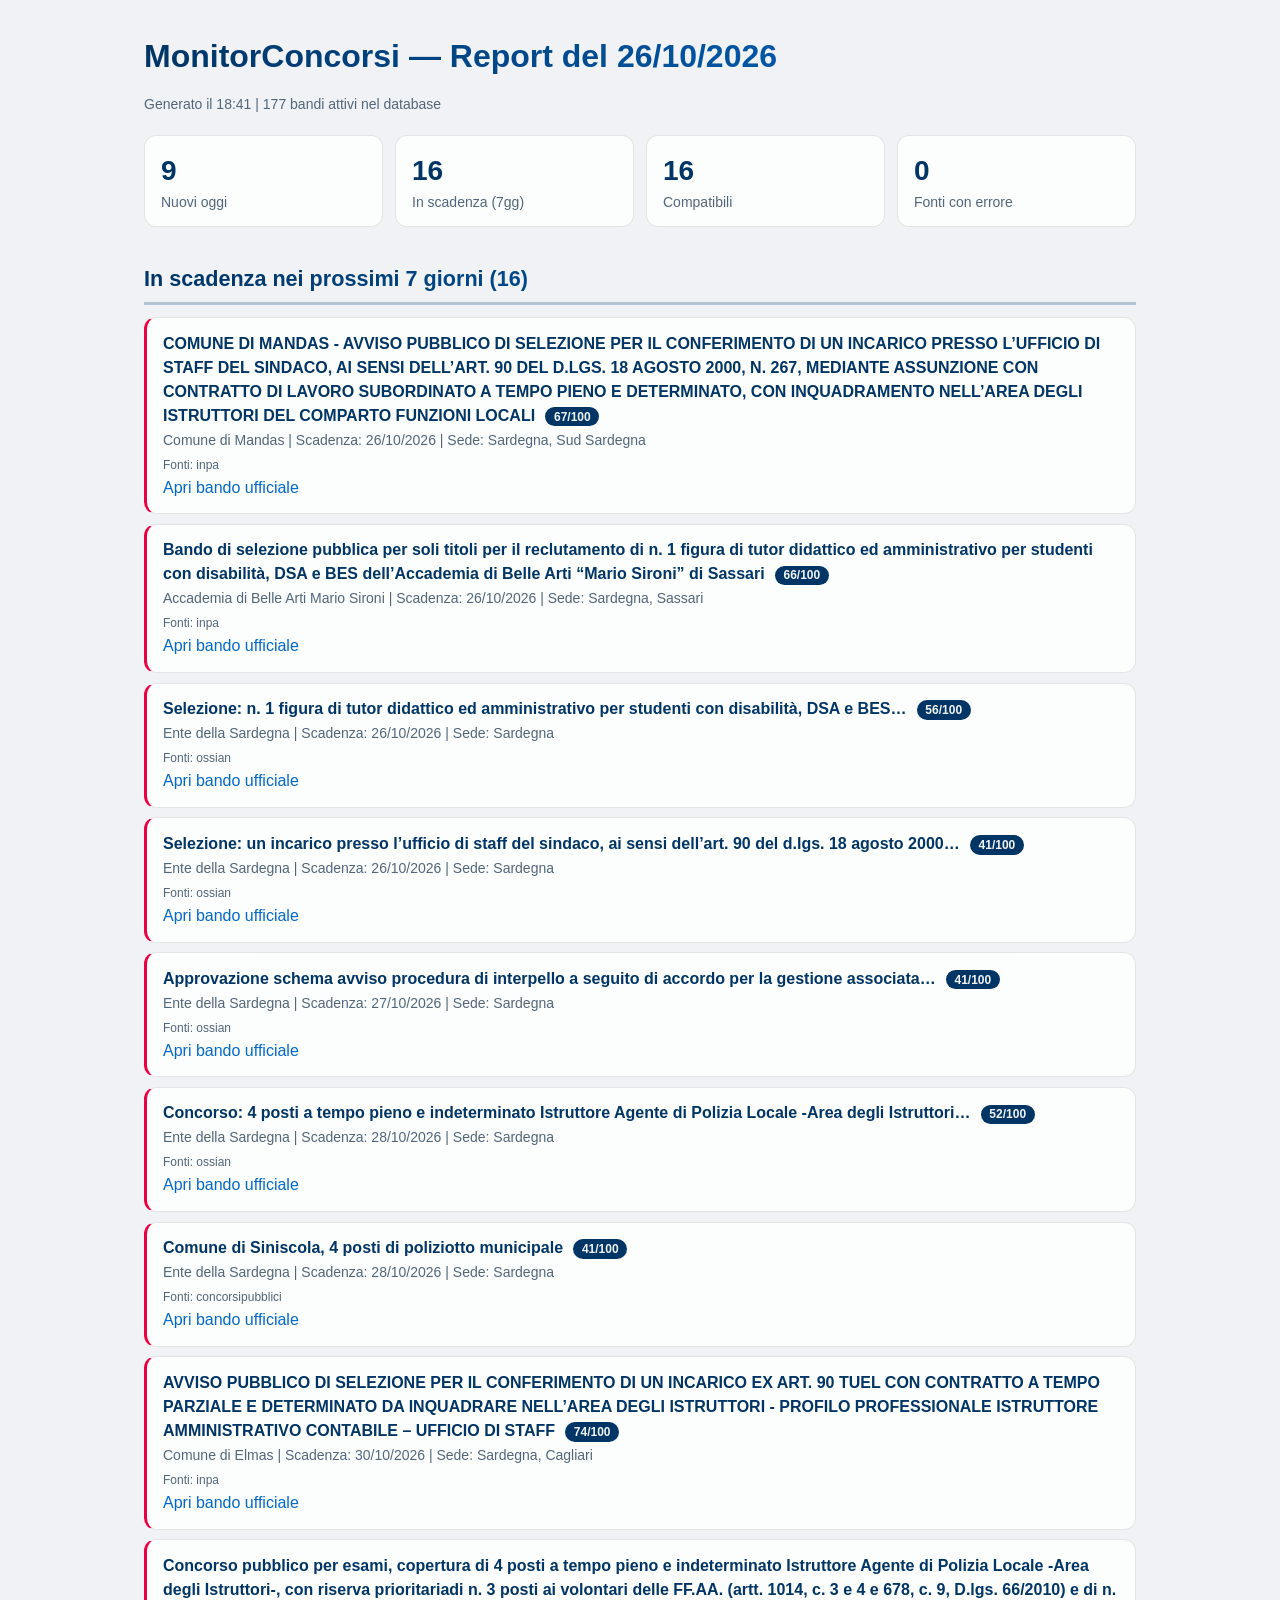
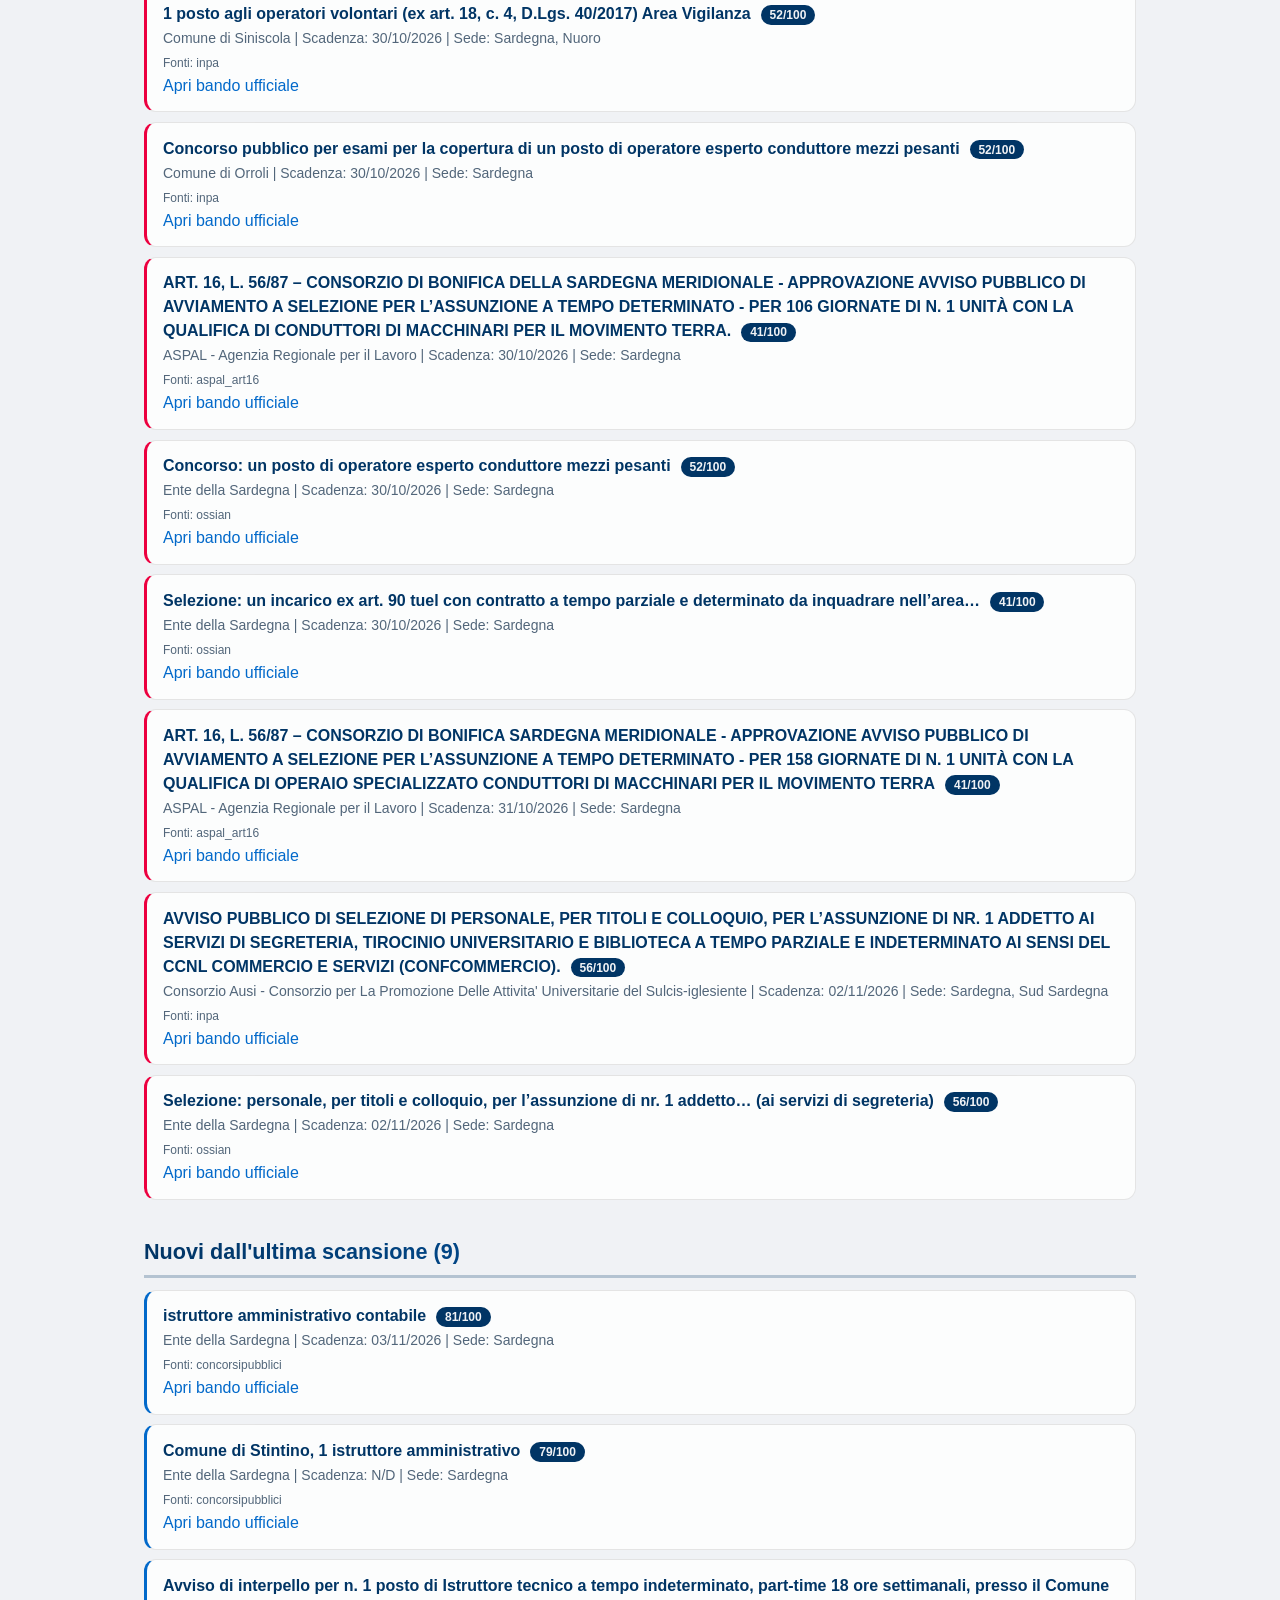
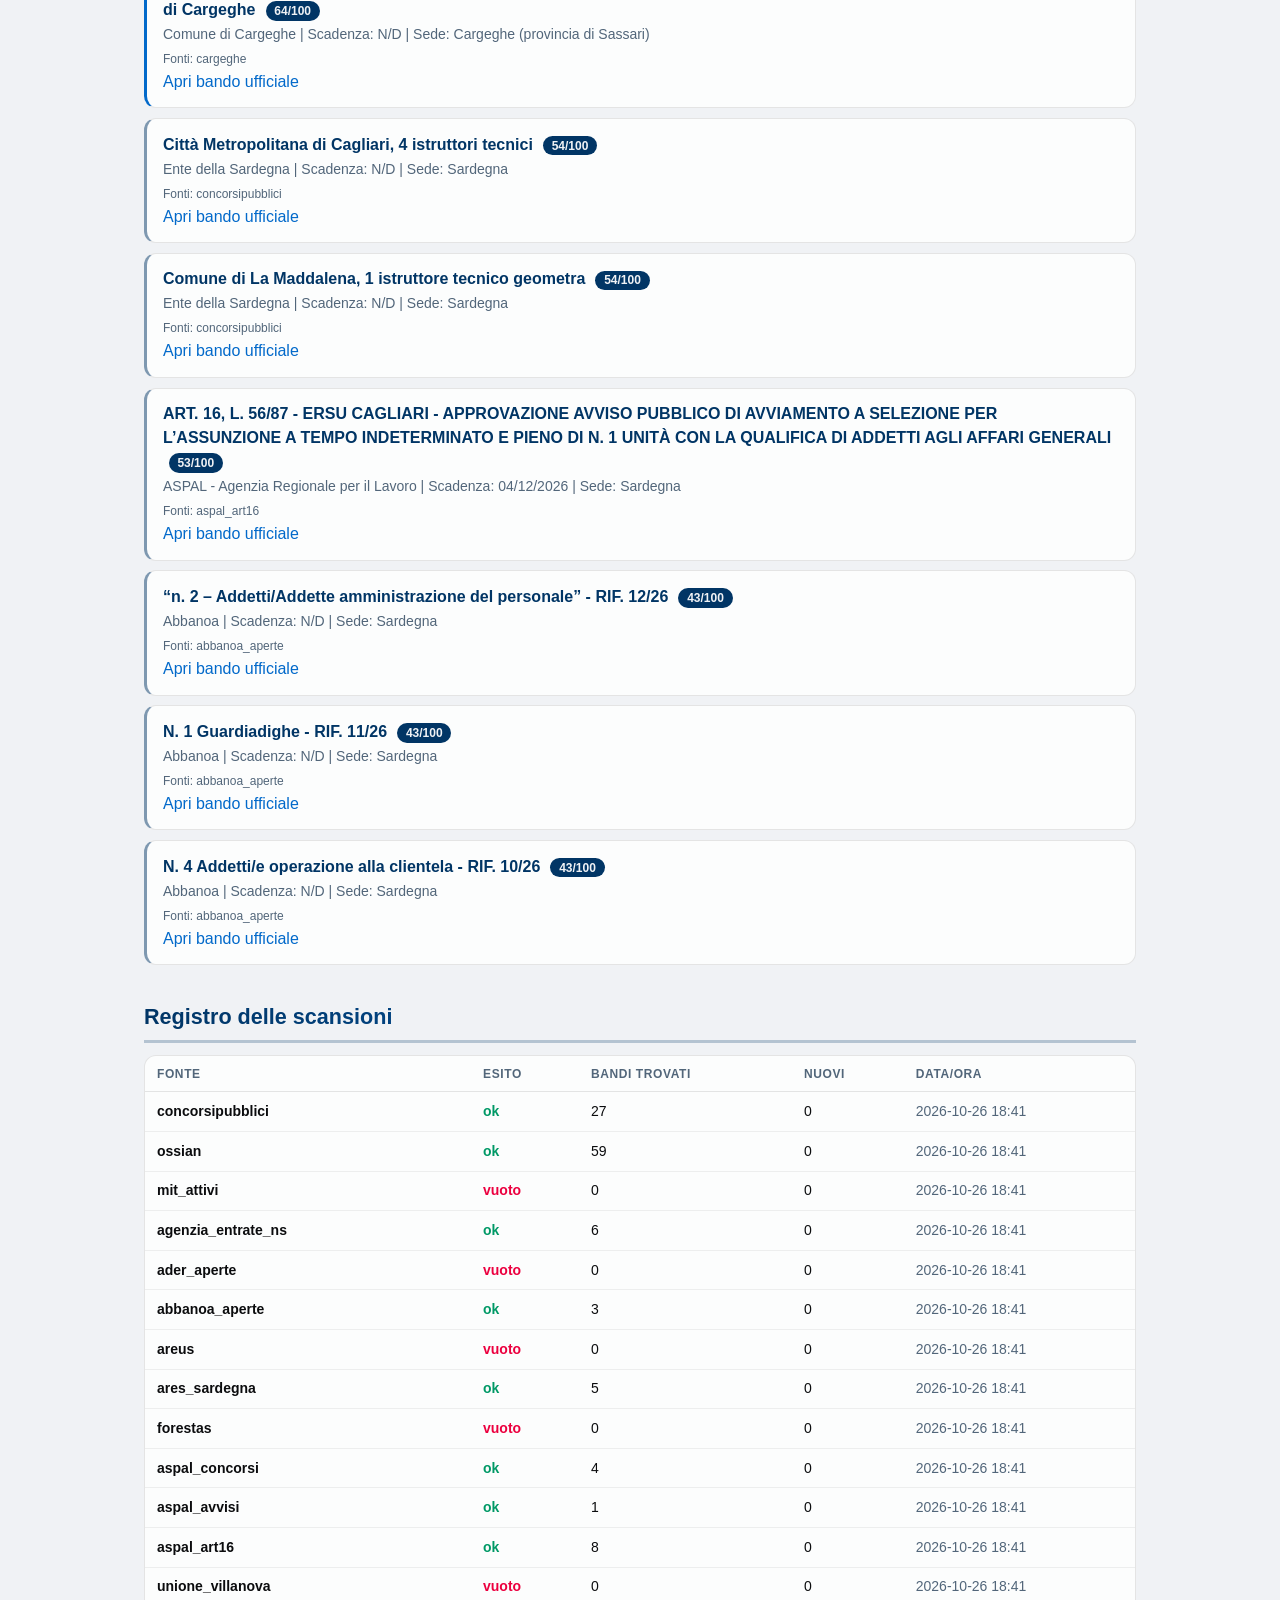
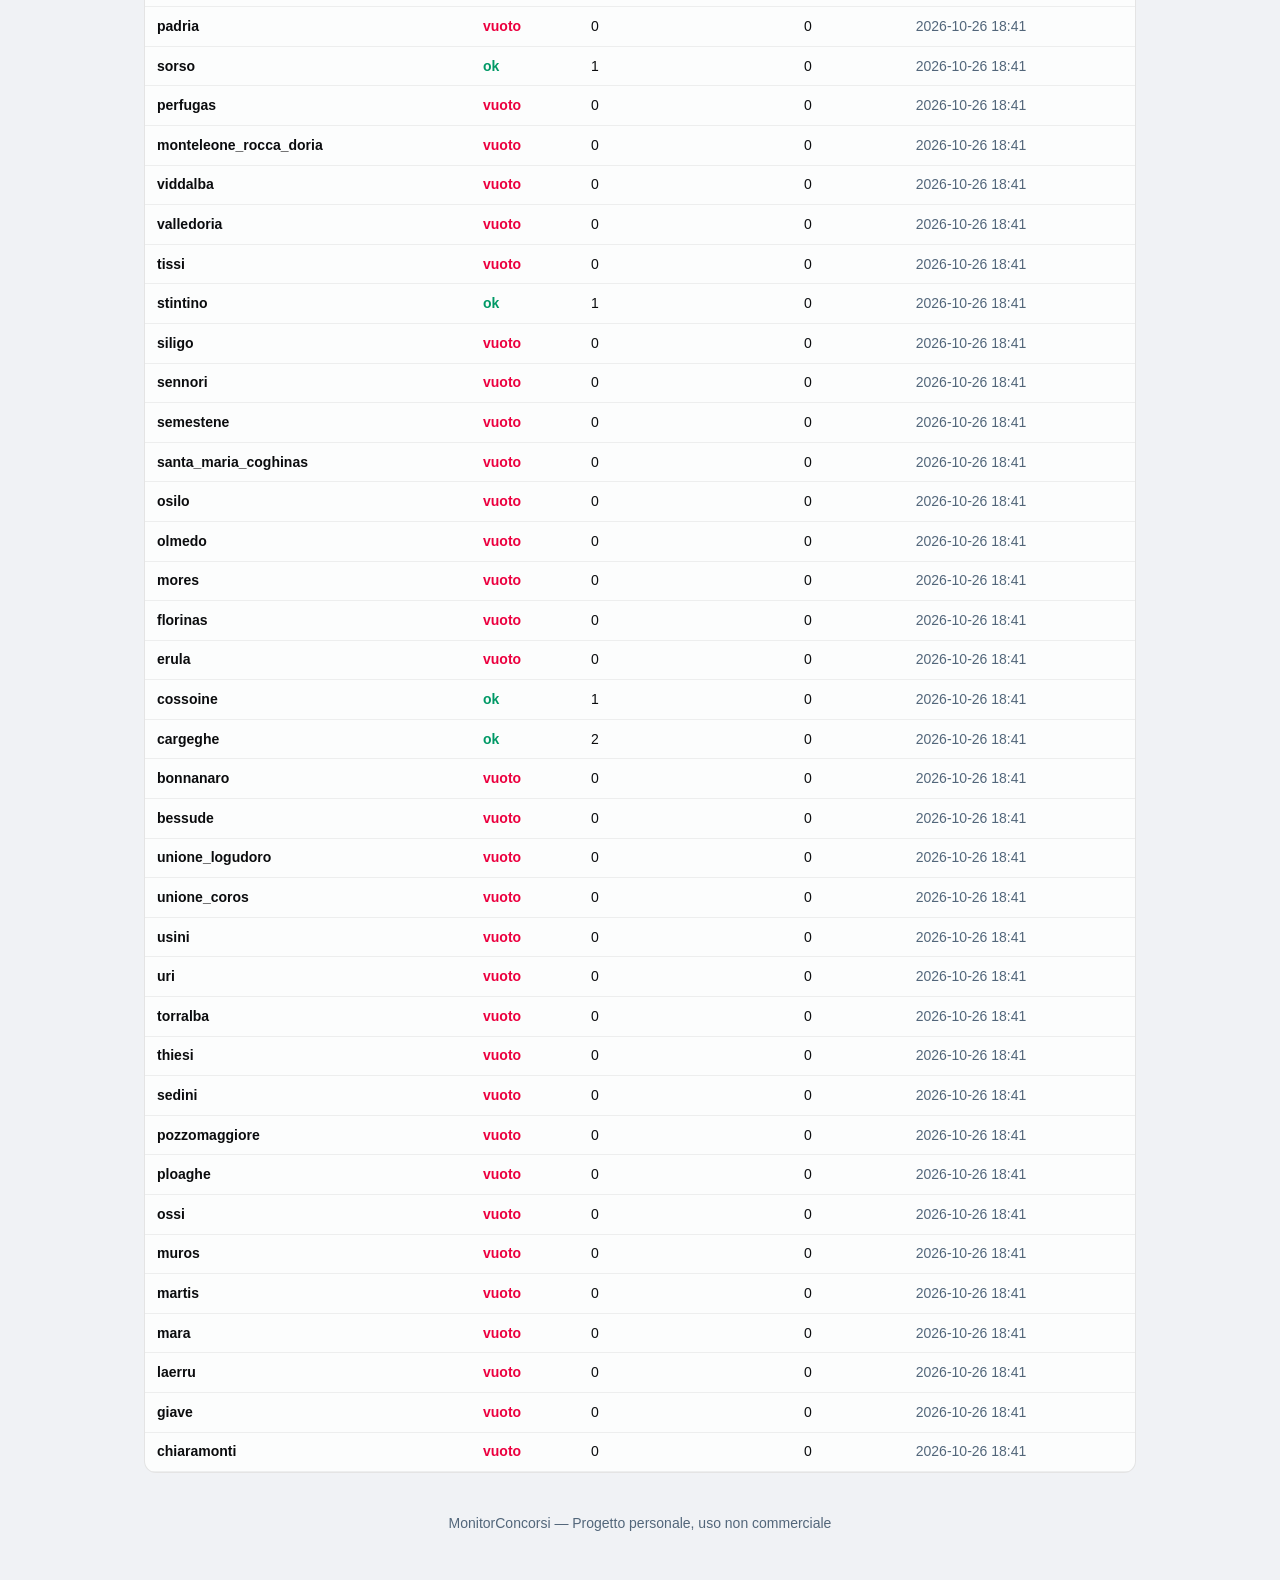
<file: data/report_giornaliero.html>
<!DOCTYPE html>
<html lang="it">
<head>
    <meta charset="UTF-8">
    <meta name="viewport" content="width=device-width, initial-scale=1.0">
    <title>MonitorConcorsi — Report 26/10/2026</title>
    <style>
        /* Palette di stepservizi.net/new */
        :root { --fg: 11 12 14; --bg: 240 242 245; --surface: 255 255 255; --primary: 1 53 101;
                 --primary-600: 2 105 202; --muted: 82 102 122; --danger: oklch(.586 .253 17.585);
                 --success: oklch(.596 .145 163.225); color-scheme: light; }
        @media (prefers-color-scheme: dark) {
            :root { --fg: 204 204 204; --bg: 14 21 37; --surface: 20 29 50; --primary: 138 206 255;
                     --primary-600: 51 170 255; --muted: 109 134 197; --danger: oklch(.712 .194 13.428);
                     --success: oklch(.765 .177 163.223); color-scheme: dark; }
        }
        * { box-sizing: border-box; }
        body { font-family: -apple-system, BlinkMacSystemFont, "Segoe UI", Roboto, "Helvetica Neue", Arial, sans-serif;
                max-width: 64rem; margin: 0 auto; padding: 2rem 1rem; background: rgb(var(--bg)); color: rgb(var(--fg)); line-height: 1.5; }
        h1, h2 { font-weight: 700; background: linear-gradient(to right, rgb(var(--primary)), rgb(var(--primary-600)));
                  -webkit-background-clip: text; background-clip: text; color: transparent; }
        h1 { font-size: 2rem; margin: 0 0 .25rem; }
        h2 { font-size: 1.35rem; margin: 2.25rem 0 .75rem; padding-bottom: .4rem; border-bottom: 3px solid rgb(var(--primary) / .25); }
        .bando { background: rgb(var(--surface) / .8); border: 1px solid rgb(var(--fg) / .1); border-left: 3px solid rgb(var(--primary) / .5);
                  border-radius: .75rem; padding: .85rem 1rem; margin: .6rem 0; }
        .bando strong { color: rgb(var(--primary)); }
        .bando.urgente { border-left-color: var(--danger); }
        .bando.alto { border-left-color: rgb(var(--primary-600)); }
        .punteggio { display: inline-block; background: rgb(var(--primary)); color: rgb(var(--bg)); padding: .05rem .55rem;
                      border-radius: 9999px; font-size: .75rem; font-weight: 600; margin-left: .35rem; }
        .fonte { font-size: .75rem; color: rgb(var(--muted)); }
        .meta { color: rgb(var(--muted)); font-size: .875rem; }
        a { color: rgb(var(--primary-600)); text-decoration: none; font-weight: 500; }
        a:hover { text-decoration: underline; }
        .stats { display: grid; grid-template-columns: repeat(auto-fit, minmax(9rem, 1fr)); gap: .75rem; margin-top: 1.25rem; }
        .stat { background: rgb(var(--surface) / .8); border: 1px solid rgb(var(--fg) / .1); border-radius: .75rem; padding: .85rem 1rem; font-size: .875rem; color: rgb(var(--muted)); }
        .stat strong { display: block; font-size: 1.75rem; color: rgb(var(--primary)); }
        .tabella { overflow-x: auto; border: 1px solid rgb(var(--fg) / .1); border-radius: .75rem; background: rgb(var(--surface) / .8); }
        table { width: 100%; border-collapse: collapse; font-size: .875rem; }
        th { text-align: left; padding: .55rem .75rem; color: rgb(var(--muted)); font-size: .75rem; text-transform: uppercase; letter-spacing: .05em;
              border-bottom: 1px solid rgb(var(--fg) / .1); }
        td { padding: .55rem .75rem; border-bottom: 1px solid rgb(var(--fg) / .06); }
        .ok { color: var(--success); font-weight: 600; }
        .errore-fonte { color: var(--danger); font-weight: 600; }
    </style>
</head>
<body>
    <h1>MonitorConcorsi — Report del 26/10/2026</h1>
    <p class="meta">Generato il 18:41 | 177 bandi attivi nel database</p>
    
    <div class="stats">
        <div class="stat"><strong>9</strong>Nuovi oggi</div>
        <div class="stat"><strong>16</strong>In scadenza (7gg)</div>
        <div class="stat"><strong>16</strong>Compatibili</div>
        <div class="stat"><strong>0</strong>Fonti con errore</div>
    </div>

    <h2>In scadenza nei prossimi 7 giorni (16)</h2>
        <div class="bando urgente">
            <strong>COMUNE DI MANDAS - AVVISO PUBBLICO DI SELEZIONE PER IL CONFERIMENTO DI UN INCARICO PRESSO L’UFFICIO DI STAFF DEL SINDACO, AI SENSI DELL’ART. 90 DEL D.LGS. 18 AGOSTO 2000, N. 267, MEDIANTE ASSUNZIONE CON CONTRATTO DI LAVORO SUBORDINATO A TEMPO PIENO E DETERMINATO, CON INQUADRAMENTO NELL’AREA DEGLI ISTRUTTORI DEL COMPARTO FUNZIONI LOCALI</strong>
            <span class="punteggio">67/100</span><br>
            <span class="meta">
                Comune di Mandas |
                Scadenza: 26/10/2026 |
                Sede: Sardegna, Sud Sardegna
            </span><br>
            <span class="fonte">Fonti: inpa</span><br>
            <a href="https://www.inpa.gov.it/bandi-e-avvisi/dettaglio-bando-avviso/?concorso_id=2dc8e95291df4ca794faa5e4aa4362a0" target="_blank" rel="noopener">Apri bando ufficiale</a>
        </div>
        <div class="bando urgente">
            <strong>Bando di selezione pubblica per soli titoli per il reclutamento di n. 1 figura di tutor didattico ed amministrativo per studenti con disabilità, DSA e BES dell’Accademia di Belle Arti “Mario Sironi” di Sassari</strong>
            <span class="punteggio">66/100</span><br>
            <span class="meta">
                Accademia di Belle Arti Mario Sironi |
                Scadenza: 26/10/2026 |
                Sede: Sardegna, Sassari
            </span><br>
            <span class="fonte">Fonti: inpa</span><br>
            <a href="https://www.inpa.gov.it/bandi-e-avvisi/dettaglio-bando-avviso/?concorso_id=0253879d53474bb5bbb5c0ef3e509d01" target="_blank" rel="noopener">Apri bando ufficiale</a>
        </div>
        <div class="bando urgente">
            <strong>Selezione: n. 1 figura di tutor didattico ed amministrativo per studenti con disabilità, DSA e BES…</strong>
            <span class="punteggio">56/100</span><br>
            <span class="meta">
                Ente della Sardegna |
                Scadenza: 26/10/2026 |
                Sede: Sardegna
            </span><br>
            <span class="fonte">Fonti: ossian</span><br>
            <a href="https://ossian.cloud/concorsi/concorso/0253879d53474bb5bbb5c0ef3e509d01.html" target="_blank" rel="noopener">Apri bando ufficiale</a>
        </div>
        <div class="bando urgente">
            <strong>Selezione: un incarico presso l’ufficio di staff del sindaco, ai sensi dell’art. 90 del d.lgs. 18 agosto 2000…</strong>
            <span class="punteggio">41/100</span><br>
            <span class="meta">
                Ente della Sardegna |
                Scadenza: 26/10/2026 |
                Sede: Sardegna
            </span><br>
            <span class="fonte">Fonti: ossian</span><br>
            <a href="https://ossian.cloud/concorsi/concorso/2dc8e95291df4ca794faa5e4aa4362a0.html" target="_blank" rel="noopener">Apri bando ufficiale</a>
        </div>
        <div class="bando urgente">
            <strong>Approvazione schema avviso procedura di interpello a seguito di accordo per la gestione associata…</strong>
            <span class="punteggio">41/100</span><br>
            <span class="meta">
                Ente della Sardegna |
                Scadenza: 27/10/2026 |
                Sede: Sardegna
            </span><br>
            <span class="fonte">Fonti: ossian</span><br>
            <a href="https://ossian.cloud/concorsi/concorso/200a36366c304a559a737107ed936141.html" target="_blank" rel="noopener">Apri bando ufficiale</a>
        </div>
        <div class="bando urgente">
            <strong>Concorso: 4 posti a tempo pieno e indeterminato Istruttore Agente di Polizia Locale -Area degli Istruttori…</strong>
            <span class="punteggio">52/100</span><br>
            <span class="meta">
                Ente della Sardegna |
                Scadenza: 28/10/2026 |
                Sede: Sardegna
            </span><br>
            <span class="fonte">Fonti: ossian</span><br>
            <a href="https://ossian.cloud/concorsi/concorso/cab3d535ab6043909b3ea56ab62d73cf.html" target="_blank" rel="noopener">Apri bando ufficiale</a>
        </div>
        <div class="bando urgente">
            <strong>Comune di Siniscola, 4 posti di poliziotto municipale</strong>
            <span class="punteggio">41/100</span><br>
            <span class="meta">
                Ente della Sardegna |
                Scadenza: 28/10/2026 |
                Sede: Sardegna
            </span><br>
            <span class="fonte">Fonti: concorsipubblici</span><br>
            <a href="https://www.concorsipubblici.com/comune-di-siniscola-concorso-poliziotto-municipale-agente-polizia-locale-agente-di-polizia" target="_blank" rel="noopener">Apri bando ufficiale</a>
        </div>
        <div class="bando urgente">
            <strong>AVVISO PUBBLICO DI SELEZIONE PER IL CONFERIMENTO DI UN INCARICO EX ART. 90 TUEL CON CONTRATTO A TEMPO PARZIALE E DETERMINATO DA INQUADRARE NELL’AREA DEGLI ISTRUTTORI - PROFILO PROFESSIONALE ISTRUTTORE AMMINISTRATIVO CONTABILE – UFFICIO DI STAFF</strong>
            <span class="punteggio">74/100</span><br>
            <span class="meta">
                Comune di Elmas |
                Scadenza: 30/10/2026 |
                Sede: Sardegna, Cagliari
            </span><br>
            <span class="fonte">Fonti: inpa</span><br>
            <a href="https://www.inpa.gov.it/bandi-e-avvisi/dettaglio-bando-avviso/?concorso_id=463ee28680644aa0a013ed128a25cb35" target="_blank" rel="noopener">Apri bando ufficiale</a>
        </div>
        <div class="bando urgente">
            <strong>Concorso pubblico per esami, copertura di 4 posti a tempo pieno e indeterminato Istruttore Agente di Polizia Locale -Area degli Istruttori-, con riserva prioritariadi n. 3 posti ai volontari delle FF.AA. (artt. 1014, c. 3 e 4 e 678, c. 9, D.lgs. 66/2010) e di n. 1 posto agli operatori volontari (ex art. 18, c. 4, D.Lgs. 40/2017) Area Vigilanza</strong>
            <span class="punteggio">52/100</span><br>
            <span class="meta">
                Comune di Siniscola |
                Scadenza: 30/10/2026 |
                Sede: Sardegna, Nuoro
            </span><br>
            <span class="fonte">Fonti: inpa</span><br>
            <a href="https://www.inpa.gov.it/bandi-e-avvisi/dettaglio-bando-avviso/?concorso_id=cab3d535ab6043909b3ea56ab62d73cf" target="_blank" rel="noopener">Apri bando ufficiale</a>
        </div>
        <div class="bando urgente">
            <strong>Concorso pubblico per esami per la copertura di un posto di operatore esperto conduttore mezzi pesanti</strong>
            <span class="punteggio">52/100</span><br>
            <span class="meta">
                Comune di Orroli |
                Scadenza: 30/10/2026 |
                Sede: Sardegna
            </span><br>
            <span class="fonte">Fonti: inpa</span><br>
            <a href="https://www.inpa.gov.it/bandi-e-avvisi/dettaglio-bando-avviso/?concorso_id=041f1b85606641e5abd2f0debc8762e8" target="_blank" rel="noopener">Apri bando ufficiale</a>
        </div>
        <div class="bando urgente">
            <strong>ART. 16, L. 56/87 – CONSORZIO DI BONIFICA DELLA SARDEGNA MERIDIONALE - APPROVAZIONE AVVISO PUBBLICO DI AVVIAMENTO A SELEZIONE PER L’ASSUNZIONE A TEMPO DETERMINATO - PER 106 GIORNATE DI N. 1 UNITÀ CON LA QUALIFICA DI CONDUTTORI DI MACCHINARI PER IL MOVIMENTO TERRA.</strong>
            <span class="punteggio">41/100</span><br>
            <span class="meta">
                ASPAL - Agenzia Regionale per il Lavoro |
                Scadenza: 30/10/2026 |
                Sede: Sardegna
            </span><br>
            <span class="fonte">Fonti: aspal_art16</span><br>
            <a href="https://agenziaregionaleperillavoro.regione.sardegna.it/j/v/2362?s=44&amp;v=9&amp;c=93504&amp;c1=4920&amp;id=117929&amp;tipoconc=2" target="_blank" rel="noopener">Apri bando ufficiale</a>
        </div>
        <div class="bando urgente">
            <strong>Concorso: un posto di operatore esperto conduttore mezzi pesanti</strong>
            <span class="punteggio">52/100</span><br>
            <span class="meta">
                Ente della Sardegna |
                Scadenza: 30/10/2026 |
                Sede: Sardegna
            </span><br>
            <span class="fonte">Fonti: ossian</span><br>
            <a href="https://ossian.cloud/concorsi/concorso/041f1b85606641e5abd2f0debc8762e8.html" target="_blank" rel="noopener">Apri bando ufficiale</a>
        </div>
        <div class="bando urgente">
            <strong>Selezione: un incarico ex art. 90 tuel con contratto a tempo parziale e determinato da inquadrare nell’area…</strong>
            <span class="punteggio">41/100</span><br>
            <span class="meta">
                Ente della Sardegna |
                Scadenza: 30/10/2026 |
                Sede: Sardegna
            </span><br>
            <span class="fonte">Fonti: ossian</span><br>
            <a href="https://ossian.cloud/concorsi/concorso/463ee28680644aa0a013ed128a25cb35.html" target="_blank" rel="noopener">Apri bando ufficiale</a>
        </div>
        <div class="bando urgente">
            <strong>ART. 16, L. 56/87 – CONSORZIO DI BONIFICA SARDEGNA MERIDIONALE - APPROVAZIONE AVVISO PUBBLICO DI AVVIAMENTO A SELEZIONE PER L’ASSUNZIONE A TEMPO DETERMINATO - PER 158 GIORNATE DI N. 1 UNITÀ CON LA QUALIFICA DI OPERAIO SPECIALIZZATO CONDUTTORI DI MACCHINARI PER IL MOVIMENTO TERRA</strong>
            <span class="punteggio">41/100</span><br>
            <span class="meta">
                ASPAL - Agenzia Regionale per il Lavoro |
                Scadenza: 31/10/2026 |
                Sede: Sardegna
            </span><br>
            <span class="fonte">Fonti: aspal_art16</span><br>
            <a href="https://agenziaregionaleperillavoro.regione.sardegna.it/j/v/2362?s=44&amp;v=9&amp;c=93504&amp;c1=4920&amp;id=117821&amp;tipoconc=2" target="_blank" rel="noopener">Apri bando ufficiale</a>
        </div>
        <div class="bando urgente">
            <strong>AVVISO PUBBLICO DI SELEZIONE DI PERSONALE, PER TITOLI E COLLOQUIO, PER L’ASSUNZIONE DI NR. 1 ADDETTO AI SERVIZI DI SEGRETERIA, TIROCINIO UNIVERSITARIO E BIBLIOTECA A TEMPO PARZIALE E INDETERMINATO AI SENSI DEL CCNL COMMERCIO E SERVIZI (CONFCOMMERCIO).</strong>
            <span class="punteggio">56/100</span><br>
            <span class="meta">
                Consorzio Ausi - Consorzio per La Promozione Delle Attivita&#x27; Universitarie del Sulcis-iglesiente |
                Scadenza: 02/11/2026 |
                Sede: Sardegna, Sud Sardegna
            </span><br>
            <span class="fonte">Fonti: inpa</span><br>
            <a href="https://www.inpa.gov.it/bandi-e-avvisi/dettaglio-bando-avviso/?concorso_id=0ab64ad5dbb647f099b05da3d754b714" target="_blank" rel="noopener">Apri bando ufficiale</a>
        </div>
        <div class="bando urgente">
            <strong>Selezione: personale, per titoli e colloquio, per l’assunzione di nr. 1 addetto… (ai servizi di segreteria)</strong>
            <span class="punteggio">56/100</span><br>
            <span class="meta">
                Ente della Sardegna |
                Scadenza: 02/11/2026 |
                Sede: Sardegna
            </span><br>
            <span class="fonte">Fonti: ossian</span><br>
            <a href="https://ossian.cloud/concorsi/concorso/0ab64ad5dbb647f099b05da3d754b714.html" target="_blank" rel="noopener">Apri bando ufficiale</a>
        </div>
    <h2>Nuovi dall'ultima scansione (9)</h2>
        <div class="bando alto">
            <strong>istruttore amministrativo contabile</strong>
            <span class="punteggio">81/100</span><br>
            <span class="meta">
                Ente della Sardegna |
                Scadenza: 03/11/2026 |
                Sede: Sardegna
            </span><br>
            <span class="fonte">Fonti: concorsipubblici</span><br>
            <a href="https://www.concorsipubblici.com/concorsi/occupazione/pro/istruttore-amministrativo-contabile-334" target="_blank" rel="noopener">Apri bando ufficiale</a>
        </div>
        <div class="bando alto">
            <strong>Comune di Stintino, 1 istruttore amministrativo</strong>
            <span class="punteggio">79/100</span><br>
            <span class="meta">
                Ente della Sardegna |
                Scadenza: N/D |
                Sede: Sardegna
            </span><br>
            <span class="fonte">Fonti: concorsipubblici</span><br>
            <a href="https://www.concorsipubblici.com/comune-di-stintino-concorso-istruttore-amministrativo-sassari-2026" target="_blank" rel="noopener">Apri bando ufficiale</a>
        </div>
        <div class="bando alto">
            <strong>Avviso di interpello per n. 1 posto di Istruttore tecnico a tempo indeterminato, part-time 18 ore settimanali, presso il Comune di Cargeghe</strong>
            <span class="punteggio">64/100</span><br>
            <span class="meta">
                Comune di Cargeghe |
                Scadenza: N/D |
                Sede: Cargeghe (provincia di Sassari)
            </span><br>
            <span class="fonte">Fonti: cargeghe</span><br>
            <a href="https://comune.cargeghe.ss.it/notizie/3661947/avviso-interpello-n-1-posto-istruttore-tecnico" target="_blank" rel="noopener">Apri bando ufficiale</a>
        </div>
        <div class="bando ">
            <strong>Città Metropolitana di Cagliari, 4 istruttori tecnici</strong>
            <span class="punteggio">54/100</span><br>
            <span class="meta">
                Ente della Sardegna |
                Scadenza: N/D |
                Sede: Sardegna
            </span><br>
            <span class="fonte">Fonti: concorsipubblici</span><br>
            <a href="https://www.concorsipubblici.com/citta-metropolitana-di-cagliari-concorso-istruttore-tecnico-cagliari-2026" target="_blank" rel="noopener">Apri bando ufficiale</a>
        </div>
        <div class="bando ">
            <strong>Comune di La Maddalena, 1 istruttore tecnico geometra</strong>
            <span class="punteggio">54/100</span><br>
            <span class="meta">
                Ente della Sardegna |
                Scadenza: N/D |
                Sede: Sardegna
            </span><br>
            <span class="fonte">Fonti: concorsipubblici</span><br>
            <a href="https://www.concorsipubblici.com/comune-di-la-maddalena-concorso-istruttore-tecnico-geometra-gallura-nord-est-sardegna-2026-0" target="_blank" rel="noopener">Apri bando ufficiale</a>
        </div>
        <div class="bando ">
            <strong>ART. 16, L. 56/87 - ERSU CAGLIARI - APPROVAZIONE AVVISO PUBBLICO DI AVVIAMENTO A SELEZIONE PER L’ASSUNZIONE A TEMPO INDETERMINATO E PIENO DI N. 1 UNITÀ CON LA QUALIFICA DI ADDETTI AGLI AFFARI GENERALI</strong>
            <span class="punteggio">53/100</span><br>
            <span class="meta">
                ASPAL - Agenzia Regionale per il Lavoro |
                Scadenza: 04/12/2026 |
                Sede: Sardegna
            </span><br>
            <span class="fonte">Fonti: aspal_art16</span><br>
            <a href="https://agenziaregionaleperillavoro.regione.sardegna.it/j/v/2362?s=44&amp;v=9&amp;c=93504&amp;c1=4920&amp;id=118063&amp;tipoconc=2" target="_blank" rel="noopener">Apri bando ufficiale</a>
        </div>
        <div class="bando ">
            <strong>“n. 2 – Addetti/Addette amministrazione del personale” - RIF. 12/26</strong>
            <span class="punteggio">43/100</span><br>
            <span class="meta">
                Abbanoa |
                Scadenza: N/D |
                Sede: Sardegna
            </span><br>
            <span class="fonte">Fonti: abbanoa_aperte</span><br>
            <a href="https://abbanoa.intervieweb.it/app.php?opmode=guest&amp;module=iframeAnnunci&amp;act1=1&amp;IdAnnuncio=21&amp;view=list&amp;k=3e4ae650fea2042033104c8a854d2c65&amp;defgroup=date&amp;gnavenable=1&amp;desc=1&amp;typeView=large&amp;h=&amp;d=www.abbanoa.it&amp;lang=it" target="_blank" rel="noopener">Apri bando ufficiale</a>
        </div>
        <div class="bando ">
            <strong>N. 1 Guardiadighe - RIF. 11/26</strong>
            <span class="punteggio">43/100</span><br>
            <span class="meta">
                Abbanoa |
                Scadenza: N/D |
                Sede: Sardegna
            </span><br>
            <span class="fonte">Fonti: abbanoa_aperte</span><br>
            <a href="https://abbanoa.intervieweb.it/app.php?opmode=guest&amp;module=iframeAnnunci&amp;act1=1&amp;IdAnnuncio=20&amp;view=list&amp;k=3e4ae650fea2042033104c8a854d2c65&amp;defgroup=date&amp;gnavenable=1&amp;desc=1&amp;typeView=large&amp;h=&amp;d=www.abbanoa.it&amp;lang=it" target="_blank" rel="noopener">Apri bando ufficiale</a>
        </div>
        <div class="bando ">
            <strong>N. 4 Addetti/e operazione alla clientela - RIF. 10/26</strong>
            <span class="punteggio">43/100</span><br>
            <span class="meta">
                Abbanoa |
                Scadenza: N/D |
                Sede: Sardegna
            </span><br>
            <span class="fonte">Fonti: abbanoa_aperte</span><br>
            <a href="https://abbanoa.intervieweb.it/app.php?opmode=guest&amp;module=iframeAnnunci&amp;act1=1&amp;IdAnnuncio=19&amp;view=list&amp;k=3e4ae650fea2042033104c8a854d2c65&amp;defgroup=date&amp;gnavenable=1&amp;desc=1&amp;typeView=large&amp;h=&amp;d=www.abbanoa.it&amp;lang=it" target="_blank" rel="noopener">Apri bando ufficiale</a>
        </div>
    
    
    <h2>Registro delle scansioni</h2>
    <div class="tabella"><table>
        <tr><th>Fonte</th><th>Esito</th><th>Bandi trovati</th><th>Nuovi</th><th>Data/Ora</th></tr>
        
        <tr>
            <td><strong>concorsipubblici</strong></td>
            <td class="ok">ok</td>
            <td>27</td>
            <td>0</td>
            <td class="meta">2026-10-26 18:41</td>
        </tr>
        <tr>
            <td><strong>ossian</strong></td>
            <td class="ok">ok</td>
            <td>59</td>
            <td>0</td>
            <td class="meta">2026-10-26 18:41</td>
        </tr>
        <tr>
            <td><strong>mit_attivi</strong></td>
            <td class="errore-fonte">vuoto</td>
            <td>0</td>
            <td>0</td>
            <td class="meta">2026-10-26 18:41</td>
        </tr>
        <tr>
            <td><strong>agenzia_entrate_ns</strong></td>
            <td class="ok">ok</td>
            <td>6</td>
            <td>0</td>
            <td class="meta">2026-10-26 18:41</td>
        </tr>
        <tr>
            <td><strong>ader_aperte</strong></td>
            <td class="errore-fonte">vuoto</td>
            <td>0</td>
            <td>0</td>
            <td class="meta">2026-10-26 18:41</td>
        </tr>
        <tr>
            <td><strong>abbanoa_aperte</strong></td>
            <td class="ok">ok</td>
            <td>3</td>
            <td>0</td>
            <td class="meta">2026-10-26 18:41</td>
        </tr>
        <tr>
            <td><strong>areus</strong></td>
            <td class="errore-fonte">vuoto</td>
            <td>0</td>
            <td>0</td>
            <td class="meta">2026-10-26 18:41</td>
        </tr>
        <tr>
            <td><strong>ares_sardegna</strong></td>
            <td class="ok">ok</td>
            <td>5</td>
            <td>0</td>
            <td class="meta">2026-10-26 18:41</td>
        </tr>
        <tr>
            <td><strong>forestas</strong></td>
            <td class="errore-fonte">vuoto</td>
            <td>0</td>
            <td>0</td>
            <td class="meta">2026-10-26 18:41</td>
        </tr>
        <tr>
            <td><strong>aspal_concorsi</strong></td>
            <td class="ok">ok</td>
            <td>4</td>
            <td>0</td>
            <td class="meta">2026-10-26 18:41</td>
        </tr>
        <tr>
            <td><strong>aspal_avvisi</strong></td>
            <td class="ok">ok</td>
            <td>1</td>
            <td>0</td>
            <td class="meta">2026-10-26 18:41</td>
        </tr>
        <tr>
            <td><strong>aspal_art16</strong></td>
            <td class="ok">ok</td>
            <td>8</td>
            <td>0</td>
            <td class="meta">2026-10-26 18:41</td>
        </tr>
        <tr>
            <td><strong>unione_villanova</strong></td>
            <td class="errore-fonte">vuoto</td>
            <td>0</td>
            <td>0</td>
            <td class="meta">2026-10-26 18:41</td>
        </tr>
        <tr>
            <td><strong>padria</strong></td>
            <td class="errore-fonte">vuoto</td>
            <td>0</td>
            <td>0</td>
            <td class="meta">2026-10-26 18:41</td>
        </tr>
        <tr>
            <td><strong>sorso</strong></td>
            <td class="ok">ok</td>
            <td>1</td>
            <td>0</td>
            <td class="meta">2026-10-26 18:41</td>
        </tr>
        <tr>
            <td><strong>perfugas</strong></td>
            <td class="errore-fonte">vuoto</td>
            <td>0</td>
            <td>0</td>
            <td class="meta">2026-10-26 18:41</td>
        </tr>
        <tr>
            <td><strong>monteleone_rocca_doria</strong></td>
            <td class="errore-fonte">vuoto</td>
            <td>0</td>
            <td>0</td>
            <td class="meta">2026-10-26 18:41</td>
        </tr>
        <tr>
            <td><strong>viddalba</strong></td>
            <td class="errore-fonte">vuoto</td>
            <td>0</td>
            <td>0</td>
            <td class="meta">2026-10-26 18:41</td>
        </tr>
        <tr>
            <td><strong>valledoria</strong></td>
            <td class="errore-fonte">vuoto</td>
            <td>0</td>
            <td>0</td>
            <td class="meta">2026-10-26 18:41</td>
        </tr>
        <tr>
            <td><strong>tissi</strong></td>
            <td class="errore-fonte">vuoto</td>
            <td>0</td>
            <td>0</td>
            <td class="meta">2026-10-26 18:41</td>
        </tr>
        <tr>
            <td><strong>stintino</strong></td>
            <td class="ok">ok</td>
            <td>1</td>
            <td>0</td>
            <td class="meta">2026-10-26 18:41</td>
        </tr>
        <tr>
            <td><strong>siligo</strong></td>
            <td class="errore-fonte">vuoto</td>
            <td>0</td>
            <td>0</td>
            <td class="meta">2026-10-26 18:41</td>
        </tr>
        <tr>
            <td><strong>sennori</strong></td>
            <td class="errore-fonte">vuoto</td>
            <td>0</td>
            <td>0</td>
            <td class="meta">2026-10-26 18:41</td>
        </tr>
        <tr>
            <td><strong>semestene</strong></td>
            <td class="errore-fonte">vuoto</td>
            <td>0</td>
            <td>0</td>
            <td class="meta">2026-10-26 18:41</td>
        </tr>
        <tr>
            <td><strong>santa_maria_coghinas</strong></td>
            <td class="errore-fonte">vuoto</td>
            <td>0</td>
            <td>0</td>
            <td class="meta">2026-10-26 18:41</td>
        </tr>
        <tr>
            <td><strong>osilo</strong></td>
            <td class="errore-fonte">vuoto</td>
            <td>0</td>
            <td>0</td>
            <td class="meta">2026-10-26 18:41</td>
        </tr>
        <tr>
            <td><strong>olmedo</strong></td>
            <td class="errore-fonte">vuoto</td>
            <td>0</td>
            <td>0</td>
            <td class="meta">2026-10-26 18:41</td>
        </tr>
        <tr>
            <td><strong>mores</strong></td>
            <td class="errore-fonte">vuoto</td>
            <td>0</td>
            <td>0</td>
            <td class="meta">2026-10-26 18:41</td>
        </tr>
        <tr>
            <td><strong>florinas</strong></td>
            <td class="errore-fonte">vuoto</td>
            <td>0</td>
            <td>0</td>
            <td class="meta">2026-10-26 18:41</td>
        </tr>
        <tr>
            <td><strong>erula</strong></td>
            <td class="errore-fonte">vuoto</td>
            <td>0</td>
            <td>0</td>
            <td class="meta">2026-10-26 18:41</td>
        </tr>
        <tr>
            <td><strong>cossoine</strong></td>
            <td class="ok">ok</td>
            <td>1</td>
            <td>0</td>
            <td class="meta">2026-10-26 18:41</td>
        </tr>
        <tr>
            <td><strong>cargeghe</strong></td>
            <td class="ok">ok</td>
            <td>2</td>
            <td>0</td>
            <td class="meta">2026-10-26 18:41</td>
        </tr>
        <tr>
            <td><strong>bonnanaro</strong></td>
            <td class="errore-fonte">vuoto</td>
            <td>0</td>
            <td>0</td>
            <td class="meta">2026-10-26 18:41</td>
        </tr>
        <tr>
            <td><strong>bessude</strong></td>
            <td class="errore-fonte">vuoto</td>
            <td>0</td>
            <td>0</td>
            <td class="meta">2026-10-26 18:41</td>
        </tr>
        <tr>
            <td><strong>unione_logudoro</strong></td>
            <td class="errore-fonte">vuoto</td>
            <td>0</td>
            <td>0</td>
            <td class="meta">2026-10-26 18:41</td>
        </tr>
        <tr>
            <td><strong>unione_coros</strong></td>
            <td class="errore-fonte">vuoto</td>
            <td>0</td>
            <td>0</td>
            <td class="meta">2026-10-26 18:41</td>
        </tr>
        <tr>
            <td><strong>usini</strong></td>
            <td class="errore-fonte">vuoto</td>
            <td>0</td>
            <td>0</td>
            <td class="meta">2026-10-26 18:41</td>
        </tr>
        <tr>
            <td><strong>uri</strong></td>
            <td class="errore-fonte">vuoto</td>
            <td>0</td>
            <td>0</td>
            <td class="meta">2026-10-26 18:41</td>
        </tr>
        <tr>
            <td><strong>torralba</strong></td>
            <td class="errore-fonte">vuoto</td>
            <td>0</td>
            <td>0</td>
            <td class="meta">2026-10-26 18:41</td>
        </tr>
        <tr>
            <td><strong>thiesi</strong></td>
            <td class="errore-fonte">vuoto</td>
            <td>0</td>
            <td>0</td>
            <td class="meta">2026-10-26 18:41</td>
        </tr>
        <tr>
            <td><strong>sedini</strong></td>
            <td class="errore-fonte">vuoto</td>
            <td>0</td>
            <td>0</td>
            <td class="meta">2026-10-26 18:41</td>
        </tr>
        <tr>
            <td><strong>pozzomaggiore</strong></td>
            <td class="errore-fonte">vuoto</td>
            <td>0</td>
            <td>0</td>
            <td class="meta">2026-10-26 18:41</td>
        </tr>
        <tr>
            <td><strong>ploaghe</strong></td>
            <td class="errore-fonte">vuoto</td>
            <td>0</td>
            <td>0</td>
            <td class="meta">2026-10-26 18:41</td>
        </tr>
        <tr>
            <td><strong>ossi</strong></td>
            <td class="errore-fonte">vuoto</td>
            <td>0</td>
            <td>0</td>
            <td class="meta">2026-10-26 18:41</td>
        </tr>
        <tr>
            <td><strong>muros</strong></td>
            <td class="errore-fonte">vuoto</td>
            <td>0</td>
            <td>0</td>
            <td class="meta">2026-10-26 18:41</td>
        </tr>
        <tr>
            <td><strong>martis</strong></td>
            <td class="errore-fonte">vuoto</td>
            <td>0</td>
            <td>0</td>
            <td class="meta">2026-10-26 18:41</td>
        </tr>
        <tr>
            <td><strong>mara</strong></td>
            <td class="errore-fonte">vuoto</td>
            <td>0</td>
            <td>0</td>
            <td class="meta">2026-10-26 18:41</td>
        </tr>
        <tr>
            <td><strong>laerru</strong></td>
            <td class="errore-fonte">vuoto</td>
            <td>0</td>
            <td>0</td>
            <td class="meta">2026-10-26 18:41</td>
        </tr>
        <tr>
            <td><strong>giave</strong></td>
            <td class="errore-fonte">vuoto</td>
            <td>0</td>
            <td>0</td>
            <td class="meta">2026-10-26 18:41</td>
        </tr>
        <tr>
            <td><strong>chiaramonti</strong></td>
            <td class="errore-fonte">vuoto</td>
            <td>0</td>
            <td>0</td>
            <td class="meta">2026-10-26 18:41</td>
        </tr>
    </table></div>
    
    <p class="meta" style="margin-top: 40px; text-align: center;">
        MonitorConcorsi — Progetto personale, uso non commerciale
    </p>
</body>
</html>
</file>
